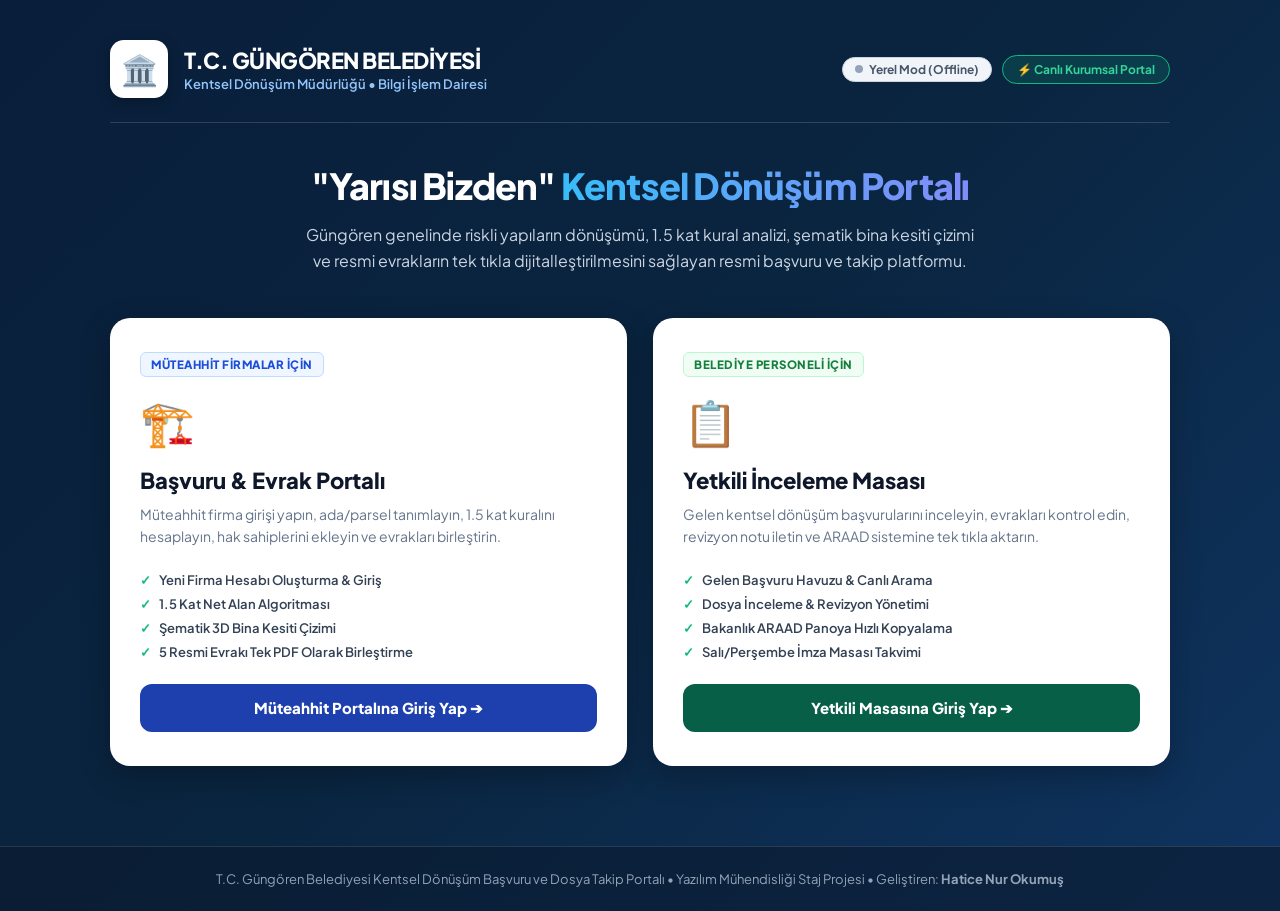
<file: index.html>
<!DOCTYPE html>
<html lang="tr">
<head>
  <meta charset="UTF-8">
  <meta name="viewport" content="width=device-width, initial-scale=1.0">
  <title>T.C. Güngören Belediyesi | Yarısı Bizden Kentsel Dönüşüm Portalı</title>
  <link rel="preconnect" href="https://fonts.googleapis.com">
  <link rel="preconnect" href="https://fonts.gstatic.com" crossorigin>
  <link href="https://fonts.googleapis.com/css2?family=Plus+Jakarta+Sans:wght@400;500;600;700;800&display=swap" rel="stylesheet">
  <style>
    * {
      box-sizing: border-box;
      margin: 0;
      padding: 0;
    }
    body {
      font-family: 'Plus Jakarta Sans', -apple-system, BlinkMacSystemFont, sans-serif;
      background: linear-gradient(135deg, #091e3a 0%, #0a2540 50%, #0f3460 100%);
      color: #0f172a;
      min-height: 100vh;
      display: flex;
      flex-direction: column;
      justify-content: space-between;
    }
    .hero-container {
      max-width: 1100px;
      margin: 0 auto;
      padding: 40px 20px;
      width: 100%;
    }
    .header-bar {
      display: flex;
      align-items: center;
      justify-content: space-between;
      padding-bottom: 24px;
      border-bottom: 1px solid rgba(255, 255, 255, 0.15);
      margin-bottom: 40px;
    }
    .brand-group {
      display: flex;
      align-items: center;
      gap: 16px;
    }
    .emblem {
      width: 58px;
      height: 58px;
      background: #ffffff;
      border-radius: 14px;
      display: flex;
      align-items: center;
      justify-content: center;
      font-size: 30px;
      box-shadow: 0 4px 14px rgba(0, 0, 0, 0.25);
    }
    .brand-title {
      font-size: 22px;
      font-weight: 800;
      color: #ffffff;
      letter-spacing: -0.5px;
    }
    .brand-sub {
      font-size: 13px;
      color: #93c5fd;
      font-weight: 600;
      margin-top: 2px;
    }
    .badge-official {
      background: rgba(16, 185, 129, 0.15);
      border: 1px solid #10b981;
      color: #34d399;
      font-size: 12px;
      font-weight: 700;
      padding: 6px 14px;
      border-radius: 20px;
      display: inline-flex;
      align-items: center;
      gap: 6px;
    }
    .hero-text {
      text-align: center;
      margin-bottom: 45px;
    }
    .hero-text h1 {
      font-size: 36px;
      font-weight: 800;
      color: #ffffff;
      line-height: 1.25;
      margin-bottom: 14px;
      letter-spacing: -0.8px;
    }
    .hero-text h1 span {
      background: linear-gradient(90deg, #38bdf8 0%, #818cf8 100%);
      -webkit-background-clip: text;
      -webkit-text-fill-color: transparent;
    }
    .hero-text p {
      font-size: 16px;
      color: #cbd5e1;
      max-width: 680px;
      margin: 0 auto;
      line-height: 1.6;
    }
    .portal-cards-grid {
      display: grid;
      grid-template-columns: repeat(auto-fit, minmax(320px, 1fr));
      gap: 26px;
      margin-bottom: 40px;
    }
    .portal-card {
      background: #ffffff;
      border-radius: 20px;
      padding: 32px 28px;
      box-shadow: 0 10px 30px rgba(0, 0, 0, 0.25);
      display: flex;
      flex-direction: column;
      justify-content: space-between;
      transition: all 0.25s cubic-bezier(0.16, 1, 0.3, 1);
      position: relative;
      overflow: hidden;
      border: 2px solid transparent;
      text-decoration: none;
      color: inherit;
    }
    .portal-card:hover {
      transform: translateY(-6px);
      box-shadow: 0 20px 40px rgba(0, 0, 0, 0.35);
      border-color: #38bdf8;
    }
    .card-badge {
      display: inline-block;
      font-size: 11.5px;
      font-weight: 800;
      text-transform: uppercase;
      letter-spacing: 0.5px;
      padding: 4px 10px;
      border-radius: 6px;
      margin-bottom: 16px;
    }
    .badge-contractor {
      background: #eff6ff;
      color: #1d4ed8;
      border: 1px solid #bfdbfe;
    }
    .badge-staff {
      background: #f0fdf4;
      color: #15803d;
      border: 1px solid #bbf7d0;
    }
    .card-icon {
      font-size: 44px;
      margin-bottom: 16px;
    }
    .card-title {
      font-size: 22px;
      font-weight: 800;
      color: #0f172a;
      margin-bottom: 10px;
    }
    .card-desc {
      font-size: 14px;
      color: #64748b;
      line-height: 1.55;
      margin-bottom: 24px;
    }
    .features-list {
      list-style: none;
      margin-bottom: 24px;
      font-size: 13px;
      color: #334155;
    }
    .features-list li {
      margin-bottom: 8px;
      display: flex;
      align-items: center;
      gap: 8px;
      font-weight: 600;
    }
    .features-list li span {
      color: #10b981;
    }
    .btn-portal {
      display: flex;
      align-items: center;
      justify-content: center;
      gap: 8px;
      width: 100%;
      padding: 14px 20px;
      border-radius: 12px;
      font-size: 15px;
      font-weight: 800;
      text-align: center;
      border: none;
      cursor: pointer;
      transition: all 0.2s;
    }
    .btn-contractor {
      background: #1e40af;
      color: #ffffff;
    }
    .btn-contractor:hover {
      background: #1d4ed8;
    }
    .btn-staff {
      background: #065f46;
      color: #ffffff;
    }
    .btn-staff:hover {
      background: #047857;
    }
    footer {
      border-top: 1px solid rgba(255, 255, 255, 0.12);
      padding: 24px 20px;
      text-align: center;
      font-size: 13px;
      color: #94a3b8;
      background: rgba(10, 25, 47, 0.6);
    }
    footer a {
      color: #38bdf8;
      text-decoration: none;
      font-weight: 600;
    }
  </style>
</head>
<body>

  <div class="hero-container">
    <div class="header-bar">
      <div class="brand-group">
        <div class="emblem">🏛️</div>
        <div>
          <div class="brand-title">T.C. GÜNGÖREN BELEDİYESİ</div>
          <div class="brand-sub">Kentsel Dönüşüm Müdürlüğü &bull; Bilgi İşlem Dairesi</div>
        </div>
      </div>
      <div style="display:flex; align-items:center; gap:10px;">
        <div class="cloud-sync-badge-target"></div>
        <div class="badge-official">
          ⚡ Canlı Kurumsal Portal
        </div>
      </div>
    </div>

    <div class="hero-text">
      <h1>"Yarısı Bizden" <span>Kentsel Dönüşüm Portalı</span></h1>
      <p>
        Güngören genelinde riskli yapıların dönüşümü, 1.5 kat kural analizi, şematik bina kesiti çizimi 
        ve resmi evrakların tek tıkla dijitalleştirilmesini sağlayan resmi başvuru ve takip platformu.
      </p>
    </div>

    <div class="portal-cards-grid">
      <!-- MÜTEAHHİT PORTALI -->
      <a href="yarisi-bizden.html" class="portal-card">
        <div>
          <span class="card-badge badge-contractor">Müteahhit Firmalar İçin</span>
          <div class="card-icon">🏗️</div>
          <h2 class="card-title">Başvuru & Evrak Portalı</h2>
          <p class="card-desc">
            Müteahhit firma girişi yapın, ada/parsel tanımlayın, 1.5 kat kuralını hesaplayın, hak sahiplerini ekleyin ve evrakları birleştirin.
          </p>
          <ul class="features-list">
            <li><span>✓</span> Yeni Firma Hesabı Oluşturma & Giriş</li>
            <li><span>✓</span> 1.5 Kat Net Alan Algoritması</li>
            <li><span>✓</span> Şematik 3D Bina Kesiti Çizimi</li>
            <li><span>✓</span> 5 Resmi Evrakı Tek PDF Olarak Birleştirme</li>
          </ul>
        </div>
        <div class="btn-portal btn-contractor">
          Müteahhit Portalına Giriş Yap ➔
        </div>
      </a>

      <!-- BELEDİYE YETKİLİ MASASI -->
      <a href="yetkili.html" class="portal-card">
        <div>
          <span class="card-badge badge-staff">Belediye Personeli İçin</span>
          <div class="card-icon">📋</div>
          <h2 class="card-title">Yetkili İnceleme Masası</h2>
          <p class="card-desc">
            Gelen kentsel dönüşüm başvurularını inceleyin, evrakları kontrol edin, revizyon notu iletin ve ARAAD sistemine tek tıkla aktarın.
          </p>
          <ul class="features-list">
            <li><span>✓</span> Gelen Başvuru Havuzu & Canlı Arama</li>
            <li><span>✓</span> Dosya İnceleme & Revizyon Yönetimi</li>
            <li><span>✓</span> Bakanlık ARAAD Panoya Hızlı Kopyalama</li>
            <li><span>✓</span> Salı/Perşembe İmza Masası Takvimi</li>
          </ul>
        </div>
        <div class="btn-portal btn-staff">
          Yetkili Masasına Giriş Yap ➔
        </div>
      </a>
    </div>
  </div>

  <footer>
    <p>
      T.C. Güngören Belediyesi Kentsel Dönüşüm Başvuru ve Dosya Takip Portalı &bull; 
      Yazılım Mühendisliği Staj Projesi &bull; Geliştiren: <strong>Hatice Nur Okumuş</strong>
    </p>
  </footer>

  <script src="firebase-sync.js"></script>
</body>
</html>
</file>
